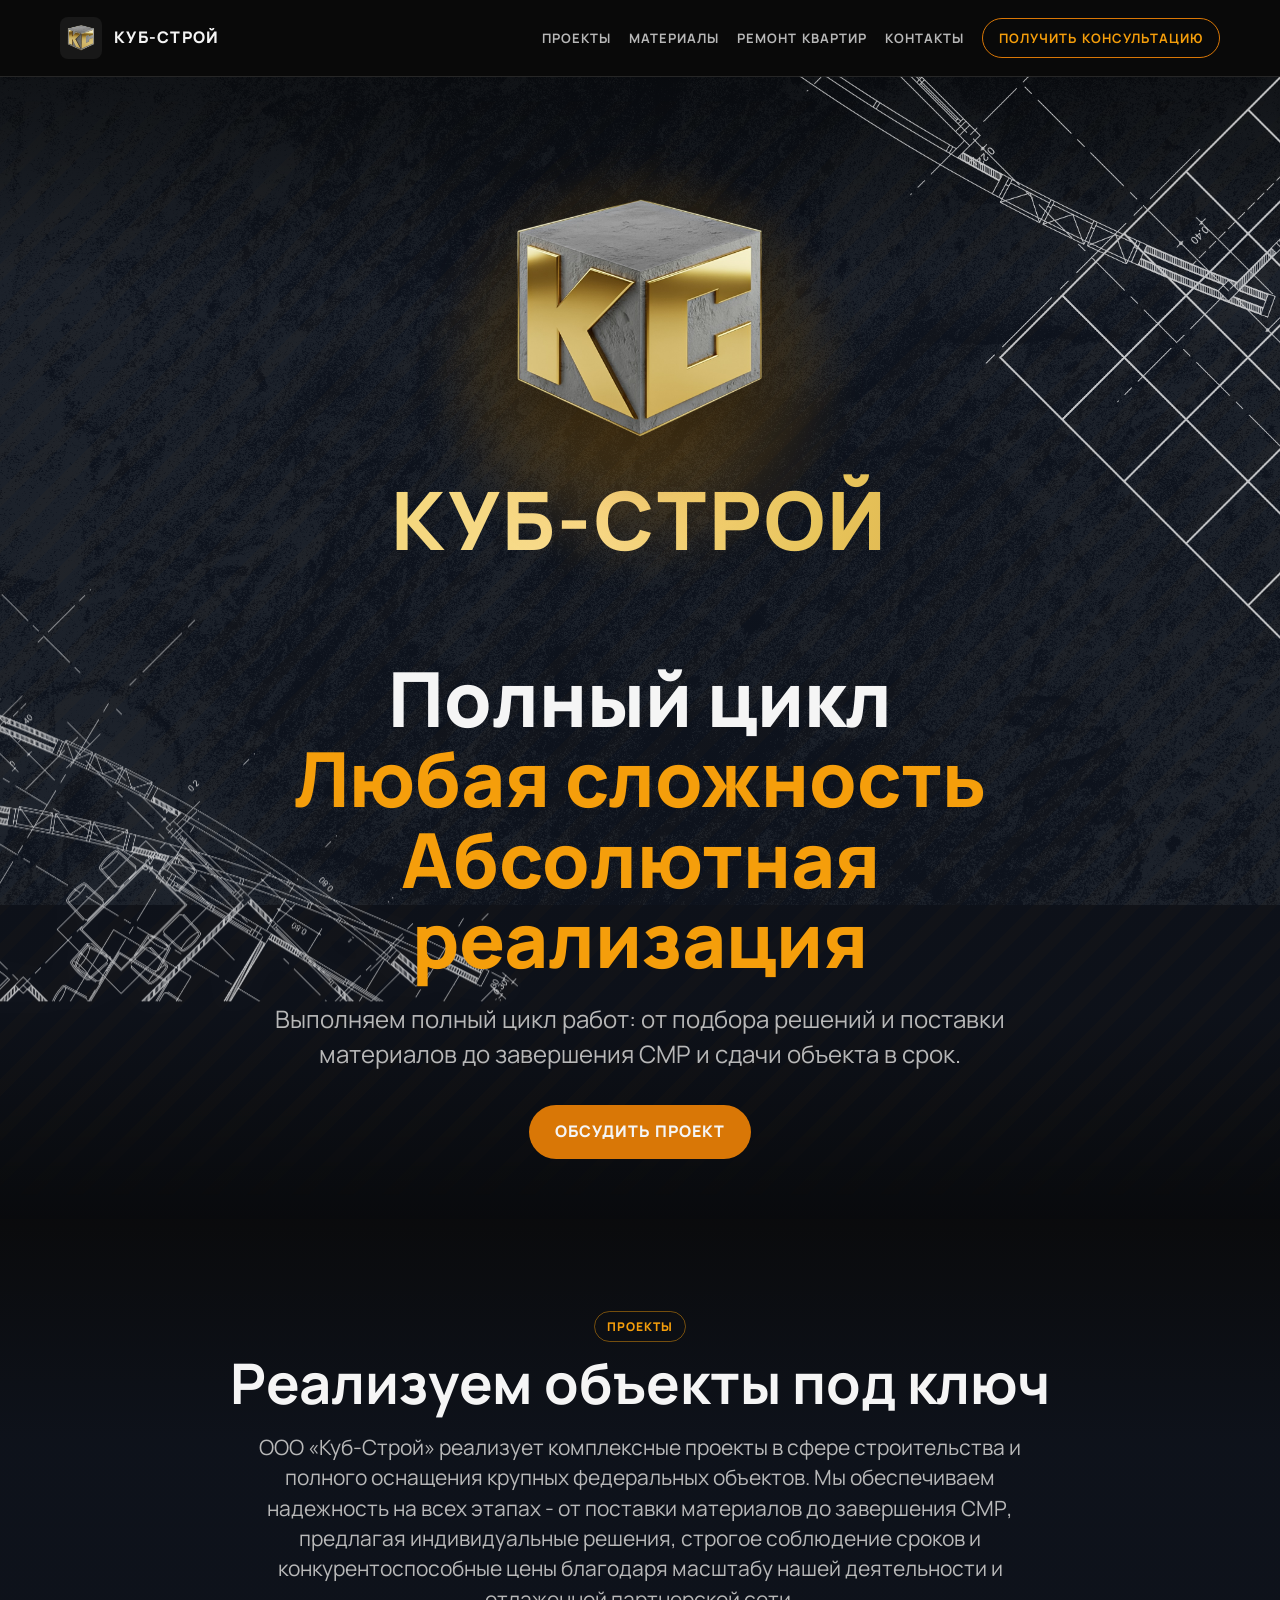
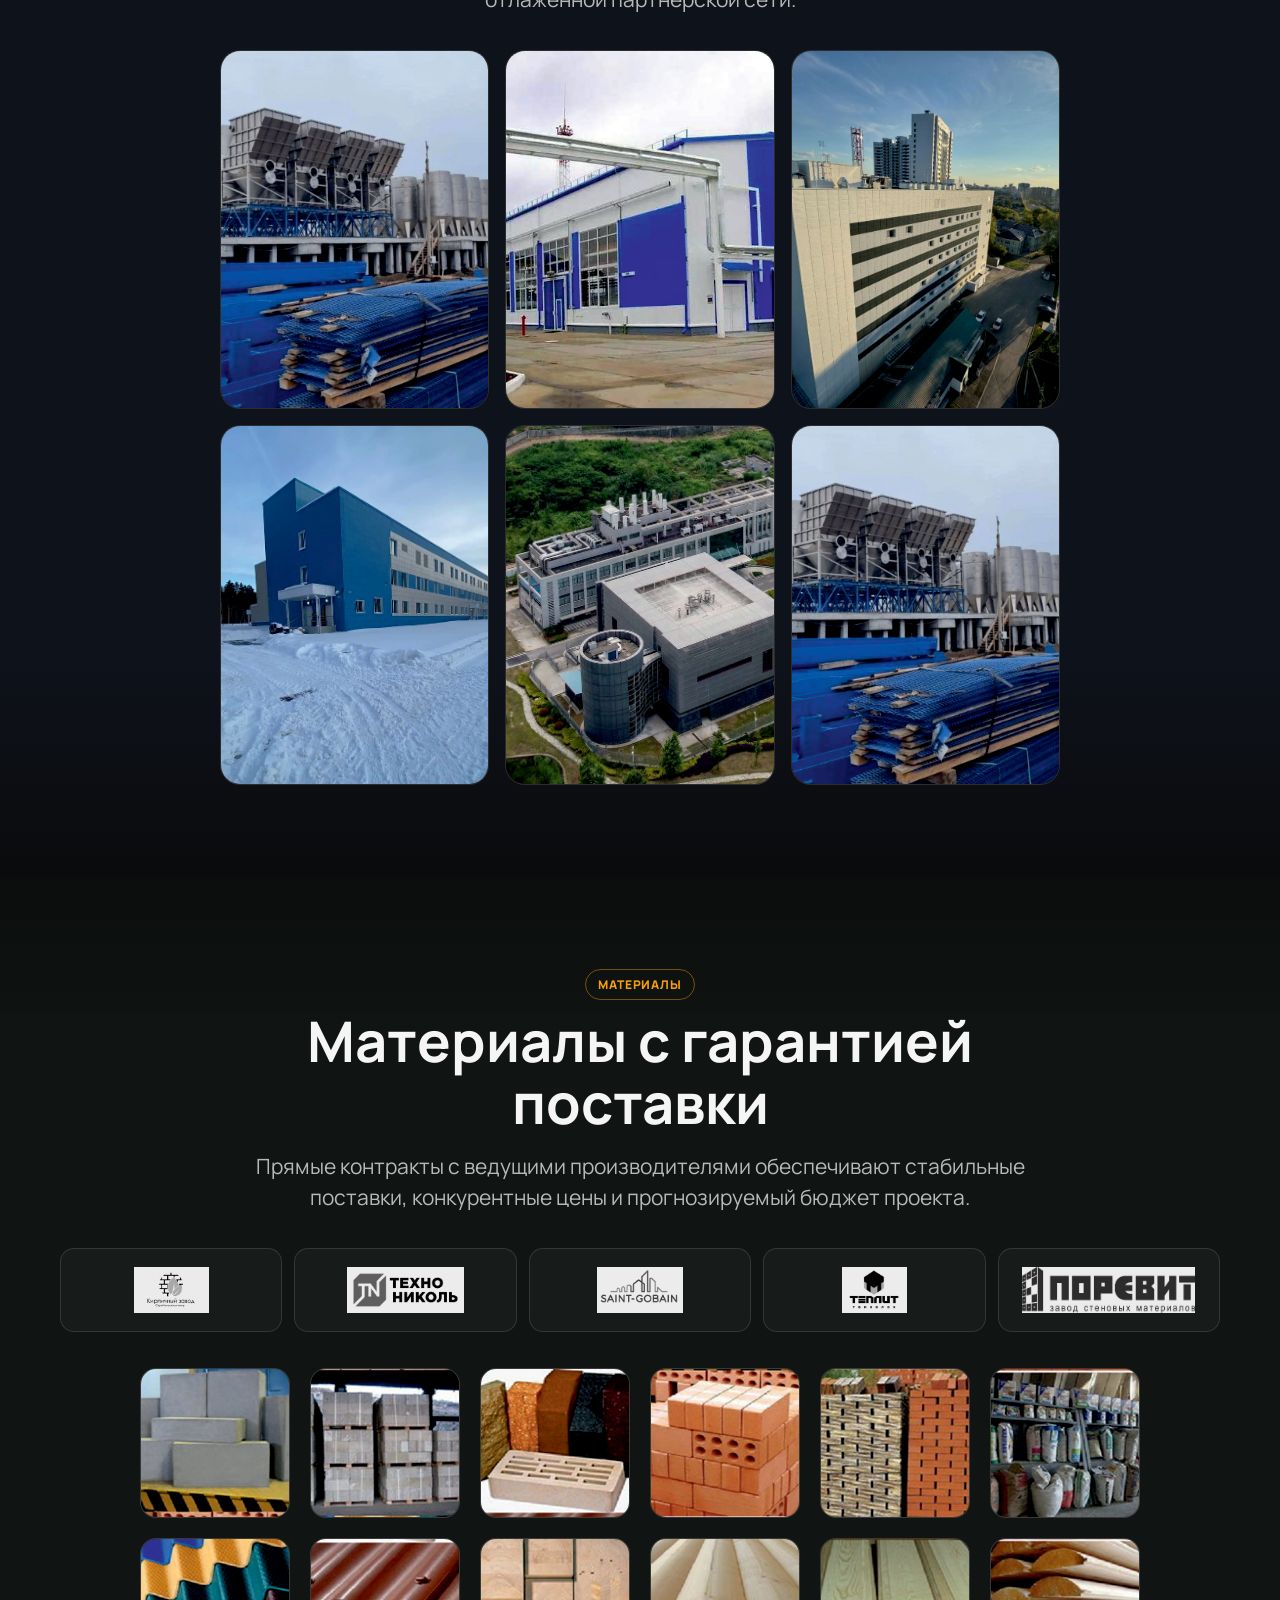
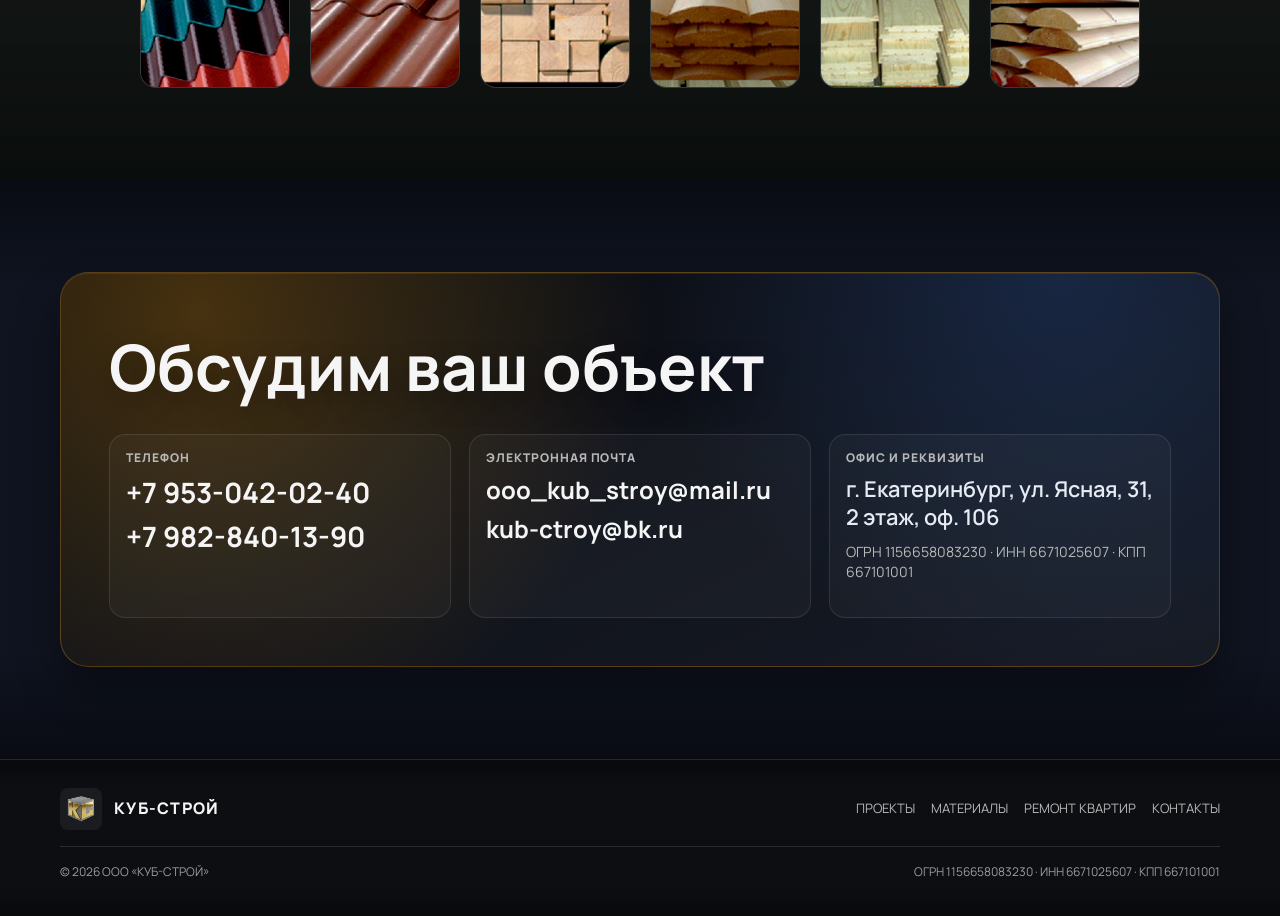
<file: index.html>
<!DOCTYPE html>
<html lang="ru">
  <head>
    <!-- release: 20260218-23 -->
    <meta charset="UTF-8" />
    <meta name="viewport" content="width=device-width, initial-scale=1.0" />
    <title>КУБ-СТРОЙ — Строительство и снабжение объектов</title>
    <meta name="app-version" content="20260218-23" />
    <meta
      name="description"
      content="ООО КУБ-СТРОЙ: строительство и комплексное снабжение федеральных и промышленных объектов. Берем ответственность за сроки, бюджет и качество."
    />
    <meta http-equiv="Cache-Control" content="no-cache, no-store, must-revalidate" />
    <meta http-equiv="Pragma" content="no-cache" />
    <meta http-equiv="Expires" content="0" />
    <link rel="preconnect" href="https://fonts.googleapis.com" />
    <link rel="preconnect" href="https://fonts.gstatic.com" crossorigin />
    <link
      href="https://fonts.googleapis.com/css2?family=Manrope:wght@400;500;600;700;800&display=swap"
      rel="stylesheet"
    />
    <!-- Иконка вкладки: тот же логотип, что в шапке и на главном экране. -->
    <link rel="icon" href="./images/logo Куб Строй.png" type="image/png" />
    <link rel="stylesheet" href="./index.css?v=20260218-23" />
  </head>
  <body>
    <div class="ambient-lines ambient-lines--top-right" aria-hidden="true"></div>
    <div class="ambient-lines ambient-lines--bottom-left" aria-hidden="true"></div>

    <header class="site-header" id="home">
      <div class="container nav-wrap">
        <a class="brand" href="#home" aria-label="На главную">
          <img
            class="brand-logo"
            id="logoHeader"
            src="./images/logo Куб Строй.png"
            alt="Логотип КУБ-СТРОЙ"
          />
          <span>КУБ-СТРОЙ</span>
        </a>
        <nav class="main-nav" aria-label="Навигация по странице">
          <a href="#projects">Проекты</a>
          <a href="#materials">Материалы</a>
          <a href="./remont.html">Ремонт квартир</a>
          <a href="#contacts">Контакты</a>
          <a class="cta-link" href="#contacts">Получить консультацию</a>
        </nav>
      </div>
    </header>

    <main>
      <section class="hero section-dark">
        <div class="container hero-top reveal">
          <div class="hero-logo-wrap">
            <img
              class="hero-logo"
              id="logoHero"
              src="./images/logo Куб Строй.png"
              alt="Логотип КУБ-СТРОЙ"
            />
            <p class="hero-logo-title">КУБ-СТРОЙ</p>
          </div>
        </div>
        <div class="container hero-bottom reveal">
          <h1>Полный цикл
            <br>
            <span> Любая сложность</span>
            <br>
            <span> Абсолютная реализация</span>
          </h1>
          <p class="hero-description">
            Выполняем полный цикл работ: от подбора решений и поставки материалов до завершения
            СМР и сдачи объекта в срок.
          </p>
          <a class="hero-cta" href="#contacts">Обсудить проект</a>
        </div>
      </section>

      <section class="section section-dark" id="projects">
        <div class="container">
          <div class="section-head reveal">
            <p class="badge">Проекты</p>
            <h2>Реализуем объекты под ключ</h2>
            <p class="muted projects-text">
              ООО «Куб-Строй» реализует
комплексные проекты в сфере строительства и
полного оснащения крупных федеральных объектов.
Мы обеспечиваем надежность на всех этапах -
от поставки материалов до завершения СМР,
предлагая индивидуальные решения, строгое
соблюдение сроков и конкурентоспособные
цены благодаря масштабу нашей
деятельности и отлаженной
партнерской сети.
            </p>
          </div>
          <div class="projects-grid" id="projectsGrid">
            <article class="card reveal">
              <img src="./images/fabric_wood.png" alt="Проект 1" loading="lazy" />
            </article>
            <article class="card reveal">
              <img src="./images/fabric_blue.png" alt="Проект 2" loading="lazy" />
            </article>
            <article class="card reveal">
              <img src="./images/fabric_in_city.png" alt="Проект 3" loading="lazy" />
            </article>
            <article class="card reveal">
              <img src="./images/fabric_slow_blue.png" alt="Проект 4" loading="lazy" />
            </article>
            <article class="card reveal">
              <img src="./images/fabric_top_view.png" alt="Проект 5" loading="lazy" />
            </article>
            <article class="card reveal">
              <img src="./images/fabric_wood.png" alt="Проект 6" loading="lazy" />
            </article>
          </div>
        </div>
      </section>

      <section class="section section-laminate" id="materials">
        <div class="container">
          <div class="section-head reveal">
            <p class="badge">Материалы</p>
            <h2>Материалы с гарантией поставки</h2>
            <p class="muted">
              Прямые контракты с ведущими производителями обеспечивают стабильные поставки,
              конкурентные цены и прогнозируемый бюджет проекта.
            </p>
          </div>
          <div class="partners-row" id="partnersRow">
            <article class="partner-logo reveal" aria-label="Казанский завод строительных материалов">
              <img
                src="./images/Казанский завод строительных материалов.png"
                alt="Казанский завод строительных материалов"
                loading="lazy"
              />
            </article>
            <article class="partner-logo reveal" aria-label="Технониколь">
              <img src="./images/Технониколь.png" alt="Технониколь" loading="lazy" />
            </article>
            <article class="partner-logo reveal" aria-label="Saint-Gobain">
              <img src="./images/Saint-Gobain.png" alt="Saint-Gobain" loading="lazy" />
            </article>
            <article class="partner-logo reveal" aria-label="Твинблок">
              <img src="./images/Твинблок.png" alt="Твинблок" loading="lazy" />
            </article>
            <article class="partner-logo reveal" aria-label="Поревит">
              <img src="./images/Поревит.png" alt="Поревит" loading="lazy" />
            </article>
          </div>
          <div class="materials-grid" id="materialsGrid">
            <article class="card reveal">
              <img src="./images/material_beton_blocks.png" alt="Материал 1" loading="lazy" />
              <p>Бетонные блоки</p>
            </article>
            <article class="card reveal">
              <img src="./images/material_beton_paddons.png" alt="Материал 2" loading="lazy" />
              <p>Бетонные поддоны</p>
            </article>
            <article class="card reveal">
              <img src="./images/material_briks_multicolor.png" alt="Материал 3" loading="lazy" />
              <p>Кирпич микс</p>
            </article>
            <article class="card reveal">
              <img src="./images/material_briks_red.png" alt="Материал 4" loading="lazy" />
              <p>Кирпич красный</p>
            </article>
            <article class="card reveal">
              <img src="./images/material_briks_stocks.png" alt="Материал 5" loading="lazy" />
              <p>Кирпич на складе</p>
            </article>
            <article class="card reveal">
              <img src="./images/material_items_from_shop.png" alt="Материал 6" loading="lazy" />
              <p>Поставка из магазина</p>
            </article>
            <article class="card reveal">
              <img
                src="./images/material_metal_coloerd_roof.png"
                alt="Материал 7"
                loading="lazy"
              />
              <p>Цветная металлочерепица</p>
            </article>
            <article class="card reveal">
              <img src="./images/material_metal_roof.png" alt="Материал 8" loading="lazy" />
              <p>Металлическая кровля</p>
            </article>
            <article class="card reveal">
              <img src="./images/material_wood_bloacks.png" alt="Материал 9" loading="lazy" />
              <p>Деревянные блоки</p>
            </article>
            <article class="card reveal">
              <img src="./images/material_wood_desks.png" alt="Материал 10" loading="lazy" />
              <p>Деревянные доски</p>
            </article>
            <article class="card reveal">
              <img src="./images/material_wood_floor.png" alt="Материал 11" loading="lazy" />
              <p>Деревянный пол</p>
            </article>
            <article class="card reveal">
              <img src="./images/material_wood_stocks.png" alt="Материал 12" loading="lazy" />
              <p>Склад древесины</p>
            </article>
          </div>
        </div>
      </section>

      <section class="section section-blueprint" id="contacts">
        <div class="container">
          <div class="contacts-card reveal">
            <h2>Обсудим ваш объект</h2>
            <div class="contacts-grid">
              <div class="contact-item contact-item--phones">
                <p class="label">Телефон</p>
                <div class="contact-lines">
                  <a href="tel:+79530420240">+7 953-042-02-40</a>
                  <a href="tel:+79828401390">+7 982-840-13-90</a>
                </div>
              </div>
              <div class="contact-item contact-item--mail">
                <p class="label">Электронная почта</p>
                <div class="contact-lines">
                  <a href="mailto:ooo_kub_stroy@mail.ru">ooo_kub_stroy@mail.ru</a>
                  <a href="mailto:kub-ctroy@bk.ru">kub-ctroy@bk.ru</a>
                </div>
              </div>
              <div class="contact-item contact-item--office">
                <p class="label">Офис и реквизиты</p>
                <div class="contact-lines">
                  <p>г. Екатеринбург, ул. Ясная, 31, 2 этаж, оф. 106</p>
                  <p class="office-meta">ОГРН 1156658083230 · ИНН 6671025607 · КПП 667101001</p>
                </div>
              </div>
            </div>
          </div>
        </div>
      </section>
    </main>

    <footer class="site-footer">
      <div class="container footer-wrap">
        <a class="brand" href="#home" aria-label="На главную">
          <img
            class="brand-logo"
            id="logoFooter"
            src="./images/logo Куб Строй.png"
            alt="Логотип КУБ-СТРОЙ"
          />
          <span>КУБ-СТРОЙ</span>
        </a>
        <nav class="footer-nav" aria-label="Навигация в подвале">
          <a href="#projects">Проекты</a>
          <a href="#materials">Материалы</a>
          <a href="./remont.html">Ремонт квартир</a>
          <a href="#contacts">Контакты</a>
        </nav>
      </div>
      <div class="container footer-bottom">
        <span>© 2026 ООО «КУБ-СТРОЙ»</span>
        <span>ОГРН 1156658083230 · ИНН 6671025607 · КПП 667101001</span>
      </div>
    </footer>
  </body>
</html>
</file>
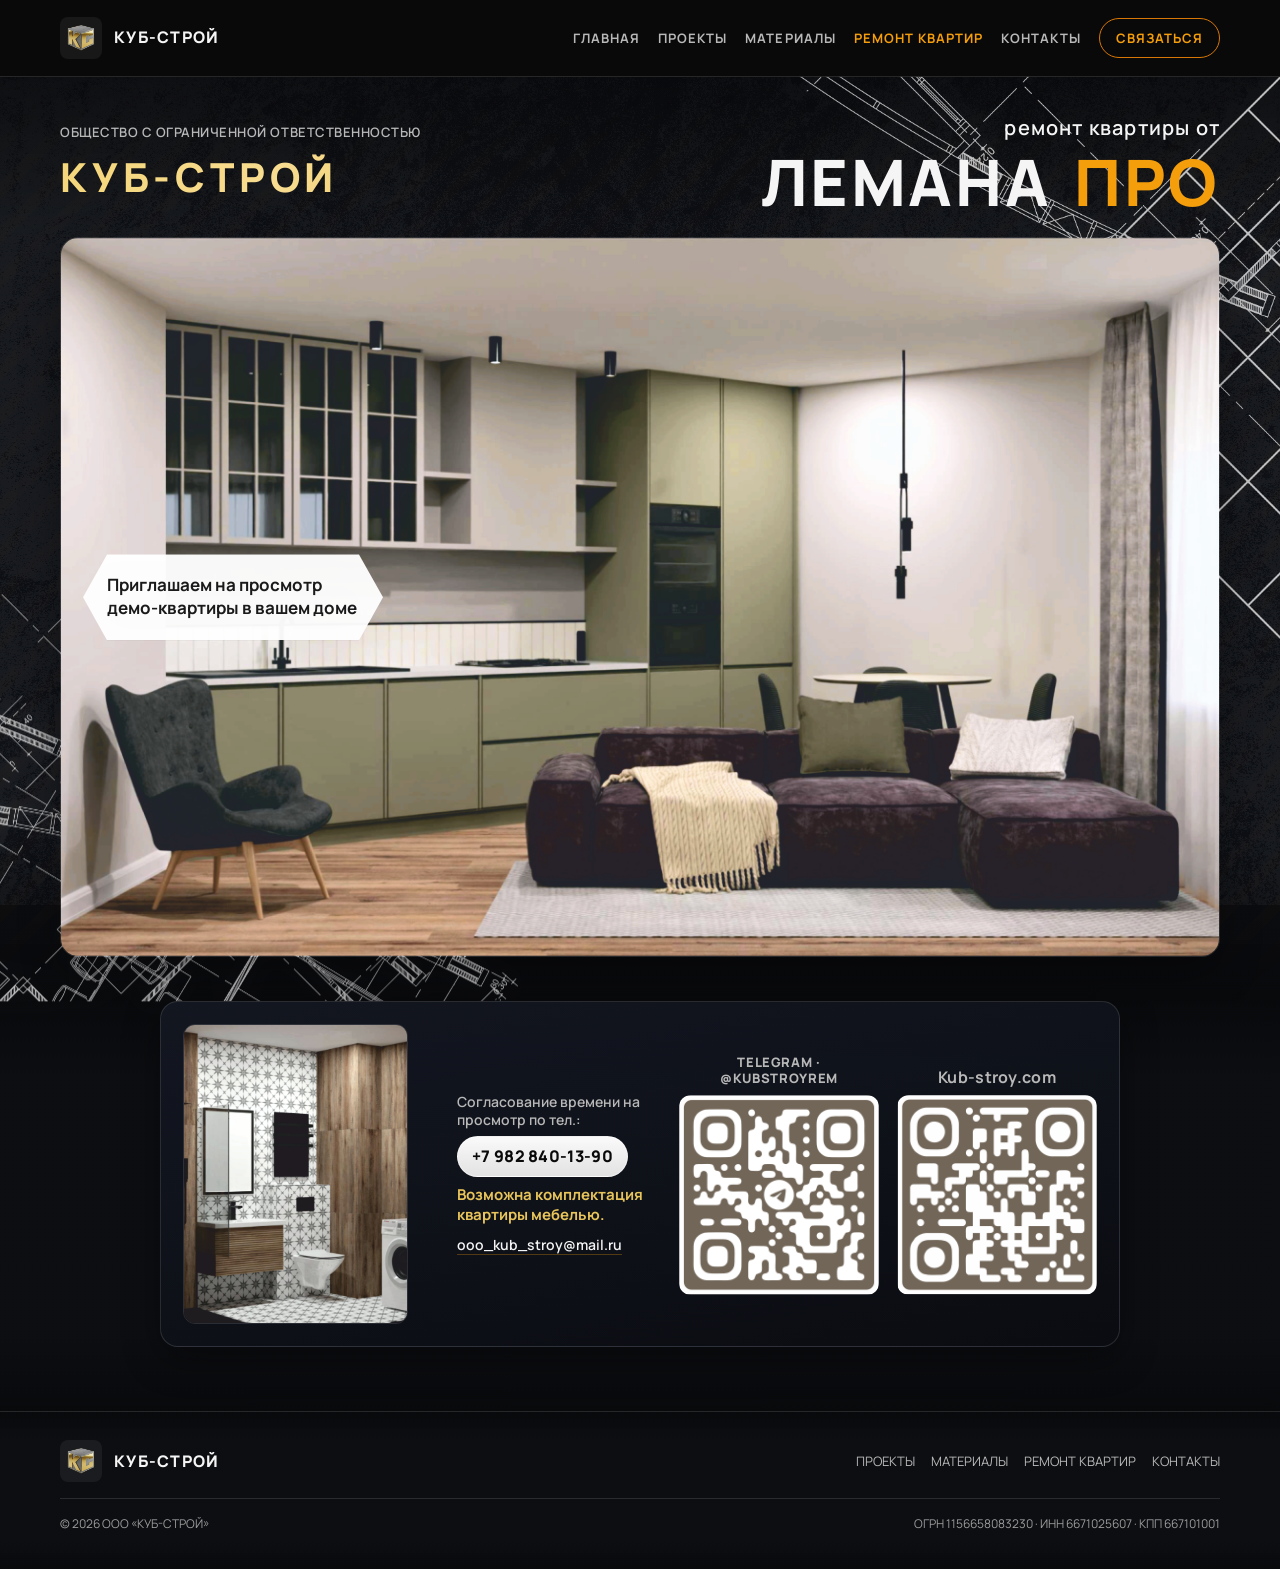
<file: remont.html>
<!DOCTYPE html>
<html lang="ru">
  <head>
    <!-- release: 20260218-23 + remont -->
    <meta charset="UTF-8" />
    <meta name="viewport" content="width=device-width, initial-scale=1.0" />
    <title>КУБ-СТРОЙ — Ремонт квартир, Лемана Про</title>
    <meta name="app-version" content="20260218-23" />
    <meta
      name="description"
      content="Ремонт квартиры от Лемана Про: демо-квартира в вашем доме, ремонт под ключ, дизайн-проект в подарок. ООО КУБ-СТРОЙ."
    />
    <meta http-equiv="Cache-Control" content="no-cache, no-store, must-revalidate" />
    <meta http-equiv="Pragma" content="no-cache" />
    <meta http-equiv="Expires" content="0" />
    <link rel="preconnect" href="https://fonts.googleapis.com" />
    <link rel="preconnect" href="https://fonts.gstatic.com" crossorigin />
    <link
      href="https://fonts.googleapis.com/css2?family=Manrope:wght@400;500;600;700;800&display=swap"
      rel="stylesheet"
    />
    <link rel="icon" href="./images/logo Куб Строй.png" type="image/png" />
    <link rel="stylesheet" href="./index.css?v=20260218-23" />
    <link rel="stylesheet" href="./remont.css?v=20260407-7" />
  </head>
  <body class="page-remont">
    <div class="ambient-lines ambient-lines--top-right" aria-hidden="true"></div>
    <div class="ambient-lines ambient-lines--bottom-left" aria-hidden="true"></div>

    <header class="site-header" id="top">
      <div class="container nav-wrap">
        <a class="brand" href="./index.html#home" aria-label="На главную">
          <img
            class="brand-logo"
            src="./images/logo Куб Строй.png"
            alt="Логотип КУБ-СТРОЙ"
          />
          <span>КУБ-СТРОЙ</span>
        </a>
        <nav class="main-nav remont-main-nav--desktop" id="remont-site-nav" aria-label="Навигация по сайту">
          <a href="./index.html#home">Главная</a>
          <a href="./index.html#projects">Проекты</a>
          <a href="./index.html#materials">Материалы</a>
          <a href="./remont.html" aria-current="page">Ремонт квартир</a>
          <a href="./index.html#contacts">Контакты</a>
          <a class="cta-link" href="#contacts-remont">Связаться</a>
        </nav>
        <button
          type="button"
          class="remont-menu-trigger"
          aria-expanded="false"
          aria-haspopup="dialog"
          aria-controls="remont-menu-dialog"
          aria-label="Открыть меню навигации"
        >
          <span class="remont-menu-trigger__bars" aria-hidden="true">
            <span></span>
            <span></span>
            <span></span>
          </span>
        </button>
      </div>
    </header>

    <!-- Модальное меню (только мобильная ширина): нативный dialog, фокус и Escape обрабатывает браузер. -->
    <dialog class="remont-nav-dialog" id="remont-menu-dialog" aria-labelledby="remont-nav-dialog-title">
      <div class="remont-nav-dialog__panel">
        <header class="remont-nav-dialog__head">
          <div class="remont-nav-dialog__head-text">
            <p class="remont-nav-dialog__eyebrow">ООО «КУБ-СТРОЙ»</p>
            <h2 id="remont-nav-dialog-title" class="remont-nav-dialog__title">Меню</h2>
          </div>
          <button type="button" class="remont-nav-dialog__close" aria-label="Закрыть меню">
            <span aria-hidden="true">×</span>
          </button>
        </header>
        <nav class="remont-nav-dialog__nav" aria-label="Разделы сайта">
          <ul class="remont-nav-dialog__list">
            <li><a href="./index.html#home">Главная</a></li>
            <li><a href="./index.html#projects">Проекты</a></li>
            <li><a href="./index.html#materials">Материалы</a></li>
            <li><a href="./remont.html" aria-current="page">Ремонт квартир</a></li>
            <li><a href="./index.html#contacts">Контакты</a></li>
            <li><a class="remont-nav-dialog__cta" href="#contacts-remont">Связаться</a></li>
          </ul>
        </nav>
      </div>
    </dialog>

    <main>
      <!-- Ввод: бренд, оффер и кухня в одной секции — меньше вертикального «растягивания». -->
      <section class="section section-dark remont-section remont-section--intro">
        <div class="container remont-intro">
          <div class="remont-hero reveal">
            <div class="remont-hero__brand">
              <p class="remont-hero__ooo">Общество с ограниченной ответственностью</p>
              <p class="remont-hero__name">КУБ-СТРОЙ</p>
            </div>
            <div class="remont-hero__offer">
              <h1 class="remont-hero__title">
                <span class="remont-hero__title-prefix">Ремонт квартиры от</span>
                <span class="remont-hero__title-line">
                  <span class="remont-hero__lemana">ЛЕМАНА</span>
                  <span class="remont-hero__pro">ПРО</span>
                </span>
              </h1>
            </div>
          </div>
          <div class="remont-showcase reveal">
            <div class="remont-showcase__frame">
              <img
                class="remont-showcase__img"
                src="./images/Remont/kitchen.png"
                alt="Современная кухня и гостиная после ремонта"
                width="1200"
                height="675"
              />
              <p class="remont-showcase__bubble">
                Приглашаем на просмотр демо-квартиры в вашем доме
              </p>
            </div>
          </div>
        </div>
      </section>

      <!-- Один блок: просмотр по телефону, УТП, фото ванной и QR (якорь для «Связаться»). -->
      <section class="section section-blueprint remont-section remont-section--panel" id="contacts-remont">
        <div class="container">
          <div class="remont-panel reveal">
            <!-- Три колонки без «пустой» середины: фото | текст | QR вплотную. -->
            <div class="remont-panel__grid">
              <div class="remont-panel__photo">
                <img
                  src="./images/Remont/bath_room.png"
                  alt="Современная ванная комната: панели под дерево, плитка с орнаментом, чёрная фурнитура"
                  width="600"
                  height="900"
                  loading="lazy"
                />
              </div>
              <div class="remont-panel__copy">
                <div class="remont-panel__phone-row">
                  <p class="remont-panel__label">Согласование времени на просмотр по тел.:</p>
                  <a class="remont-panel__pill" href="tel:+79828401390">+7 982 840-13-90</a>
                </div>
                <p class="remont-panel__furniture">Возможна комплектация квартиры мебелью.</p>
                <p class="remont-panel__mail">
                  <a href="mailto:ooo_kub_stroy@mail.ru">ooo_kub_stroy@mail.ru</a>
                </p>
              </div>
              <div class="remont-panel__qrs">
                <a
                  class="remont-panel__qr-item"
                  href="https://t.me/KUBSTROYREM"
                  target="_blank"
                  rel="noopener noreferrer"
                >
                  <span class="remont-panel__qr-caption">Telegram · @KUBSTROYREM</span>
                  <img
                    src="./images/Remont/QR_telegram.png"
                    alt="QR-код для перехода в Telegram @KUBSTROYREM"
                    width="200"
                    height="200"
                    loading="lazy"
                  />
                </a>
                <a
                  class="remont-panel__qr-item remont-panel__qr-item--site"
                  href="https://kub-stroy.com"
                  target="_blank"
                  rel="noopener noreferrer"
                >
                  <span class="remont-panel__qr-caption">Kub-stroy.com</span>
                  <img
                    src="./images/Remont/QR_TO_Kub-stroy-site.png"
                    alt="QR-код сайта Kub-stroy.com"
                    width="200"
                    height="200"
                    loading="lazy"
                  />
                </a>
              </div>
            </div>
          </div>
        </div>
      </section>
    </main>

    <footer class="site-footer">
      <div class="container footer-wrap">
        <a class="brand" href="./index.html#home" aria-label="На главную">
          <img
            class="brand-logo"
            src="./images/logo Куб Строй.png"
            alt="Логотип КУБ-СТРОЙ"
          />
          <span>КУБ-СТРОЙ</span>
        </a>
        <nav class="footer-nav" aria-label="Навигация в подвале">
          <a href="./index.html#projects">Проекты</a>
          <a href="./index.html#materials">Материалы</a>
          <a href="./remont.html">Ремонт квартир</a>
          <a href="./index.html#contacts">Контакты</a>
        </nav>
      </div>
      <div class="container footer-bottom">
        <span>© 2026 ООО «КУБ-СТРОЙ»</span>
        <span>ОГРН 1156658083230 · ИНН 6671025607 · КПП 667101001</span>
      </div>
    </footer>
    <script src="./remont-nav.js?v=20260407-6" defer></script>
  </body>
</html>
</file>
<file: index.css>
:root {
  --bg: #0a0a0a;
  --bg-soft: #121212;
  --panel: #1b1b1b;
  --text: #f5f5f5;
  --muted: #b8b8b8;
  --accent: #f59e0b;
  --accent-strong: #d97706;
  --border: rgba(255, 255, 255, 0.12);
  --header-height: 76px;
}

* {
  box-sizing: border-box;
}

html {
  scroll-behavior: smooth;
  scroll-padding-top: 92px;
}

body {
  margin: 0;
  color: var(--text);
  background: var(--bg);
  font-family: Manrope, system-ui, sans-serif;
  line-height: 1.45;
  position: relative;
}

/* Декоративные чертежные линии по углам экрана (прозрачные PNG). */
.ambient-lines {
  --line-image: none;
  position: fixed;
  pointer-events: none;
  z-index: 1;
  width: min(44vw, 620px);
  aspect-ratio: 1 / 1;
  mix-blend-mode: screen;
  filter: drop-shadow(0 0 12px rgba(255, 255, 255, 0.08));
  transform: translate(var(--line-x, 0), var(--line-y, 0));
}

.ambient-lines::before,
.ambient-lines::after {
  content: "";
  position: absolute;
  inset: 0;
  background-image: var(--line-image);
  background-repeat: no-repeat;
  background-size: contain;
}

.ambient-lines::before {
  opacity: 0.34;
}

.ambient-lines::after {
  opacity: 0.62;
  filter: brightness(1.38) contrast(1.16);
  transform-origin: center;
  animation: lineSoftScale 3.8s ease-in-out infinite;
}

.ambient-lines--top-right {
  --line-image: url("./images/lines-top-right.png?v=20260218-22");
  top: var(--header-height);
  right: -1px;
  --line-x: 0%;
  --line-y: 0%;
}

.ambient-lines--top-right::before,
.ambient-lines--top-right::after {
  background-position: top right;
}

.ambient-lines--bottom-left {
  --line-image: url("./images/lines-bottom-left.png?v=20260218-22");
  bottom: 0;
  left: 0;
  --line-x: -8%;
  --line-y: 18%;
}

.ambient-lines--bottom-left::before,
.ambient-lines--bottom-left::after {
  background-position: bottom left;
}

.ambient-lines--top-right::after {
  animation-delay: 0.4s;
}

.ambient-lines--bottom-left::after {
  animation-delay: 1.2s;
}

/* Единый фон для всех секций + плавный fade по краям, чтобы скрывать неровности текстуры. */
.hero,
.section,
.site-footer {
  --surface-tint: rgba(18, 22, 30, 0.6);
  --surface-tint-strong: rgba(10, 12, 16, 0.8);
  position: relative;
  background:
    linear-gradient(
      to bottom,
      var(--surface-tint-strong) 0%,
      var(--surface-tint) 18%,
      var(--surface-tint) 82%,
      var(--surface-tint-strong) 100%
    ),
    /* Используем обычный фон, чтобы пользователи не загружали Background-high-res.png. */
    url("./images/Background.png?v=20260218-22") center / cover no-repeat fixed;
}

.hero > *,
.section > *,
.site-footer > * {
  position: relative;
  z-index: 2;
}

img {
  display: block;
  max-width: 100%;
}

a {
  color: inherit;
  text-decoration: none;
}

.container {
  width: min(1160px, calc(100% - 32px));
  margin: 0 auto;
}

.site-header {
  position: sticky;
  top: 0;
  z-index: 30;
  backdrop-filter: blur(10px);
  border-bottom: 1px solid var(--border);
  background: rgba(10, 10, 10, 0.78);
}

.nav-wrap {
  min-height: 76px;
  display: flex;
  align-items: center;
  justify-content: space-between;
  gap: 24px;
}

.brand {
  display: inline-flex;
  align-items: center;
  gap: 12px;
  font-weight: 800;
  letter-spacing: 0.08em;
}

.brand-logo {
  width: 42px;
  height: 42px;
  object-fit: contain;
  border-radius: 8px;
  background: rgba(255, 255, 255, 0.06);
  padding: 4px;
}

.main-nav {
  display: flex;
  align-items: center;
  flex-wrap: wrap;
  gap: 18px;
  font-size: 13px;
  font-weight: 700;
  letter-spacing: 0.08em;
  text-transform: uppercase;
}

.main-nav > a {
  color: var(--muted);
  transition: color 0.2s ease;
}

.main-nav > a:hover {
  color: var(--text);
}

.main-nav > a.cta-link {
  color: var(--accent);
  border: 1px solid var(--accent-strong);
  border-radius: 999px;
  padding: 10px 16px;
}

.main-nav > a.cta-link:hover {
  color: #fff;
  background: var(--accent-strong);
}

.section {
  padding: 92px 0;
}

.section-dark {
  --surface-tint: rgba(17, 24, 39, 0.58);
  --surface-tint-strong: rgba(10, 11, 13, 0.8);
}

.section-concrete {
  --surface-tint: rgba(33, 27, 19, 0.64);
  --surface-tint-strong: rgba(16, 12, 9, 0.82);
}

.section-laminate {
  --surface-tint: rgba(20, 26, 23, 0.62);
  --surface-tint-strong: rgba(10, 14, 12, 0.8);
}

.section-blueprint {
  --surface-tint: rgba(18, 25, 44, 0.64);
  --surface-tint-strong: rgba(9, 12, 21, 0.82);
}

.hero {
  --surface-tint: rgba(16, 23, 38, 0.54);
  --surface-tint-strong: rgba(8, 10, 14, 0.74);
  min-height: calc(100vh - 76px);
  display: flex;
  flex-direction: column;
  justify-content: center;
  align-items: center;
  position: relative;
  overflow: hidden;
  gap: 20px;
  padding: 60px 0;
}

/* Диагональные полосы как отсылка к стройплощадке. */
.hero::after {
  content: "";
  position: absolute;
  inset: 0;
  pointer-events: none;
  background: repeating-linear-gradient(
    -45deg,
    rgba(245, 158, 11, 0.1) 0 12px,
    rgba(245, 158, 11, 0) 12px 32px
  );
  opacity: 0.18;
  /* Fade по краям блока, чтобы анимация мягко сходила на нет. */
  -webkit-mask-image: linear-gradient(
    to bottom,
    rgba(0, 0, 0, 0) 0%,
    rgba(0, 0, 0, 1) 10%,
    rgba(0, 0, 0, 1) 90%,
    rgba(0, 0, 0, 0) 100%
  );
  mask-image: linear-gradient(
    to bottom,
    rgba(0, 0, 0, 0) 0%,
    rgba(0, 0, 0, 1) 10%,
    rgba(0, 0, 0, 1) 90%,
    rgba(0, 0, 0, 0) 100%
  );
  /* Alternate-режим убирает видимый "шов" в точке перезапуска анимации. */
  animation:
    stripeDrift 14s ease-in-out infinite alternate,
    stripeFade 4.8s ease-in-out infinite;
  will-change: background-position;
}

.hero-top {
  text-align: center;
  margin-bottom: 40px;
  padding-top: 24px;
}

.hero-bottom {
  text-align: center;
  max-width: 800px;
}

.hero-logo-wrap {
  position: relative;
  width: 100%;
  margin: 0 auto 24px;
  display: flex;
  flex-direction: column;
  align-items: center;
  overflow: visible;
}

/* Мягкое круглое свечение за логотипом, чтобы фокусировать первый экран. */
.hero-logo-wrap::before {
  content: "";
  position: absolute;
  left: 50%;
  top: 50%;
  width: min(420px, 82vw);
  aspect-ratio: 1 / 1;
  transform: translate(-50%, -50%);
  border-radius: 50%;
  background: radial-gradient(
    circle,
    rgba(245, 158, 11, 0.44) 0%,
    rgba(245, 158, 11, 0.22) 34%,
    rgba(245, 158, 11, 0) 72%
  );
  filter: blur(12px);
  animation: logoGlowPulse 4.8s ease-in-out infinite;
  z-index: 0;
}

.hero-logo {
  width: min(300px, 68vw);
  margin: 0;
  filter: drop-shadow(0 24px 32px rgba(0, 0, 0, 0.45));
  animation: craneFloat 6.5s ease-in-out infinite;
  position: relative;
  z-index: 1;
}

.hero-logo-title {
  margin: -30px 0 0 0;
  display: block;
  text-align: center;
  text-transform: uppercase;
  font-size: clamp(44px, 6.3vw, 92px);
  font-weight: 900;
  letter-spacing: 0.035em;
  line-height: 1.35;
  padding: 0.18em 0 0;
  max-width: 100%;
  color: #f9dd92;
  background: linear-gradient(
    110deg,
    #f4d67a 0%,
    #f8dc90 15%,
    #e8c45a 30%,
    #d4a848 45%,
    #c09030 60%,
    #d4a848 75%,
    #e8c45a 90%,
    #f4d67a 100%
  );
  background-size: 300% auto;
  -webkit-background-clip: text;
  background-clip: text;
  -webkit-text-fill-color: transparent;
  animation: goldMetalShine 5.2s linear infinite;
}

.hero h1 {
  margin: 0;
  font-size: clamp(34px, 8vw, 76px);
  font-weight: 800;
  line-height: 1.06;
}

.hero h1 > span {
  color: var(--accent);
}

.hero-description {
  margin: 22px auto 0;
  max-width: 760px;
  color: var(--muted);
  font-size: clamp(17px, 2.1vw, 24px);
}

.hero-cta {
  display: inline-block;
  margin-top: 34px;
  padding: 15px 26px;
  border-radius: 999px;
  font-weight: 800;
  letter-spacing: 0.06em;
  text-transform: uppercase;
  background: var(--accent-strong);
  transition: transform 0.2s ease, background 0.2s ease;
}

.hero-cta:hover {
  transform: translateY(-2px);
  background: var(--accent);
}

.section-head {
  max-width: 860px;
  margin: 0 auto 36px;
  text-align: center;
}

.badge {
  display: inline-block;
  margin: 0 0 10px;
  padding: 6px 12px;
  border-radius: 999px;
  border: 1px solid rgba(245, 158, 11, 0.45);
  color: var(--accent);
  font-size: 12px;
  font-weight: 800;
  letter-spacing: 0.08em;
  text-transform: uppercase;
}

.section-head h2 {
  margin: 0;
  font-size: clamp(28px, 5.2vw, 56px);
  line-height: 1.1;
}

.muted {
  margin: 18px 0 0;
  color: var(--muted);
  font-size: clamp(16px, 2.1vw, 21px);
}

.projects-grid {
  display: grid;
  grid-template-columns: repeat(3, minmax(0, 1fr));
  gap: 16px;
  /* Ограничиваем ширину сетки, чтобы карточки не были слишком крупными на широких экранах. */
  max-width: 840px;
  margin: 0 auto;
}

.projects-grid .card {
  overflow: hidden;
  border-radius: 20px;
  border: 1px solid var(--border);
  background: #0f0f0f;
  transition: transform 0.3s ease, border-color 0.3s ease, box-shadow 0.3s ease;
}

.projects-grid .card:hover {
  transform: translateY(-4px);
  border-color: rgba(245, 158, 11, 0.55);
  box-shadow: 0 14px 26px rgba(0, 0, 0, 0.35);
}

.projects-grid .card {
  aspect-ratio: 3 / 4;
}

.card img {
  width: 100%;
  height: 100%;
  object-fit: cover;
}

.partners-row {
  margin: 36px 0;
  display: grid;
  grid-template-columns: repeat(auto-fit, minmax(160px, 1fr));
  gap: 12px;
}

.partner-logo {
  min-height: 84px;
  display: flex;
  align-items: center;
  justify-content: center;
  border: 1px solid var(--border);
  border-radius: 14px;
  background: rgba(255, 255, 255, 0.03);
  padding: 14px;
}

.partner-logo img {
  max-height: 46px;
  width: auto;
  object-fit: contain;
  filter: grayscale(1);
  opacity: 0.92;
}

/* Материалы показываем в современной сетке с подписями */
.materials-grid {
  display: grid;
  grid-template-columns: repeat(auto-fit, minmax(140px, 1fr));
  gap: 20px;
  max-width: 1000px;
  margin: 0 auto;
}

.materials-grid .card {
  position: relative;
  overflow: hidden;
  border-radius: 16px;
  border: 1px solid var(--border);
  background: rgba(255, 255, 255, 0.05);
  transition: all 0.3s ease;
  cursor: pointer;
  aspect-ratio: 1 / 1;
}

.materials-grid .card:hover {
  transform: translateY(-8px);
  border-color: rgba(245, 158, 11, 0.4);
  box-shadow:
    0 12px 32px rgba(0, 0, 0, 0.4),
    0 0 0 1px rgba(245, 158, 11, 0.2);
  background: rgba(245, 158, 11, 0.02);
}

.materials-grid .card img {
  width: 100%;
  height: 100%;
  object-fit: cover;
  transition: transform 0.3s ease;
}

.materials-grid .card:hover img {
  transform: scale(1.08);
}

.materials-grid .card > p {
  position: absolute;
  bottom: 0;
  left: 0;
  right: 0;
  background: linear-gradient(to top, rgba(0, 0, 0, 0.8), transparent);
  color: white;
  padding: 40px 12px 12px;
  margin: 0;
  font-size: clamp(11px, 2.5vw, 14px);
  font-weight: 600;
  text-align: center;
  line-height: 1.3;
  opacity: 0;
  transition: opacity 0.3s ease;
}

.materials-grid .card:hover > p {
  opacity: 1;
}

.contacts-card {
  position: relative;
  overflow: hidden;
  border: 1px solid rgba(245, 158, 11, 0.32);
  border-radius: 28px;
  background: linear-gradient(155deg, rgba(8, 10, 14, 0.9) 0%, rgba(26, 30, 40, 0.78) 100%);
  padding: clamp(24px, 5vw, 48px);
  box-shadow:
    0 22px 42px rgba(0, 0, 0, 0.35),
    inset 0 1px 0 rgba(255, 255, 255, 0.08);
}

/* Декоративные световые пятна добавляют глубину блоку контактов. */
.contacts-card::before {
  content: "";
  position: absolute;
  inset: -1px;
  pointer-events: none;
  background:
    radial-gradient(circle at 12% 10%, rgba(245, 158, 11, 0.26), transparent 42%),
    radial-gradient(circle at 86% 0%, rgba(59, 130, 246, 0.18), transparent 38%);
}

.contacts-card > * {
  position: relative;
  z-index: 1;
}

.contacts-card h2 {
  margin: 0 0 20px;
  font-size: clamp(30px, 5.5vw, 64px);
  text-shadow: 0 10px 26px rgba(0, 0, 0, 0.35);
}

.contacts-grid {
  display: grid;
  gap: 18px;
  grid-template-columns: repeat(3, minmax(0, 1fr));
  grid-auto-rows: 1fr;
  align-items: stretch;
}

.contact-item {
  border: 1px solid rgba(255, 255, 255, 0.1);
  border-radius: 16px;
  background: rgba(255, 255, 255, 0.03);
  padding: 14px 16px;
  min-height: 184px;
  height: 100%;
  display: grid;
  grid-template-rows: auto 1fr;
  gap: 10px;
}

/* Единая сетка контента внутри каждой карточки для симметрии. */
.contact-lines {
  display: grid;
  gap: 10px;
  align-content: start;
}

.label {
  margin: 0;
  font-size: 12px;
  color: var(--accent);
  font-weight: 800;
  text-transform: uppercase;
  letter-spacing: 0.08em;
}

.contacts-grid a {
  display: block;
  margin-bottom: 0;
  width: 100%;
  max-width: 100%;
  position: relative;
  font-size: clamp(18px, 2.2vw, 28px);
  font-weight: 700;
  line-height: 1.2;
  overflow-wrap: anywhere;
  word-break: break-word;
  transition: color 0.24s ease, transform 0.24s ease, text-shadow 0.24s ease;
}

.contacts-grid a::after {
  content: "";
  position: absolute;
  left: 0;
  right: 0;
  bottom: -3px;
  height: 2px;
  border-radius: 999px;
  background: linear-gradient(90deg, var(--accent), rgba(245, 158, 11, 0));
  transform: scaleX(0);
  transform-origin: left;
  transition: transform 0.24s ease;
}

.contacts-grid a:hover {
  color: var(--accent);
  transform: translateX(3px);
  text-shadow: 0 0 14px rgba(245, 158, 11, 0.35);
}

.contacts-grid a:hover::after {
  transform: scaleX(1);
}

/* Email длиннее телефона, поэтому отдельно уменьшаем и отключаем сдвиг. */
.contacts-grid a[href^="mailto:"] {
  font-size: clamp(15px, 1.9vw, 24px);
  letter-spacing: 0;
}

.contacts-grid a[href^="mailto:"]:hover {
  transform: none;
}

.contact-item p {
  margin: 0;
  color: var(--muted);
}

.contact-item--office .contact-lines p:first-child {
  font-size: clamp(18px, 1.7vw, 24px);
  line-height: 1.28;
  color: #e7ebf3;
  font-weight: 600;
}

.contact-item--office .office-meta {
  font-size: clamp(12px, 1.1vw, 15px);
  line-height: 1.42;
}

.site-footer {
  --surface-tint: rgba(14, 16, 21, 0.68);
  --surface-tint-strong: rgba(8, 9, 12, 0.84);
  border-top: 1px solid var(--border);
  padding: 28px 0 36px;
}

.footer-wrap {
  display: flex;
  justify-content: space-between;
  gap: 24px;
  align-items: center;
}

.footer-nav {
  display: flex;
  flex-wrap: wrap;
  gap: 16px;
  font-size: 13px;
  text-transform: uppercase;
  color: var(--muted);
}

.footer-bottom {
  margin-top: 16px;
  padding-top: 16px;
  border-top: 1px solid var(--border);
  display: flex;
  justify-content: space-between;
  gap: 12px;
  flex-wrap: wrap;
  color: #9d9d9d;
  font-size: 12px;
}

/* Контент по умолчанию всегда видим, чтобы страница работала даже без JS. */
.reveal {
  opacity: 1;
  transform: none;
}

.reveal.is-visible {
  opacity: 1;
  transform: none;
}

/* Этот текст оставляем более узким, чтобы длинный блок оставался читаемым. */
.projects-text {
  max-width: 820px;
  margin-left: auto;
  margin-right: auto;
}

@keyframes stripeDrift {
  from {
    background-position: 0 0;
  }
  to {
    background-position: 56px 28px;
  }
}

@keyframes lineSoftScale {
  0%,
  100% {
    opacity: 0.34;
    transform: scale(1);
  }
  50% {
    opacity: 0.78;
    transform: scale(1.08);
  }
}

@keyframes stripeFade {
  0%,
  100% {
    opacity: 0.16;
  }
  50% {
    opacity: 0.3;
  }
}

@keyframes logoGlowPulse {
  0%,
  100% {
    opacity: 0.58;
    transform: translate(-50%, -50%) scale(0.95);
  }
  50% {
    opacity: 0.92;
    transform: translate(-50%, -50%) scale(1.06);
  }
}

@keyframes craneFloat {
  0%,
  100% {
    transform: translateY(0);
  }
  50% {
    transform: translateY(-10px);
  }
}

@keyframes goldMetalShine {
  0% {
    background-position: 0% 50%;
  }
  50% {
    background-position: 150% 50%;
  }
  100% {
    background-position: 300% 50%;
  }
}

@media (max-width: 1100px) {
  .projects-grid {
    grid-template-columns: repeat(2, minmax(0, 1fr));
  }

  .materials-grid {
    grid-template-columns: repeat(auto-fit, minmax(120px, 1fr));
    gap: 16px;
  }
}

@media (max-width: 920px) {
  .ambient-lines {
    width: min(56vw, 460px);
  }

  .ambient-lines::before {
    opacity: 0.2;
  }

  .ambient-lines::after {
    opacity: 0.4;
  }

  .hero::after {
    animation-duration: 9s, 3.6s;
  }

  .hero-logo {
    animation-duration: 4.6s;
  }

  .hero-logo-wrap::before {
    animation-duration: 3.6s;
  }

  .hero,
  .section,
  .site-footer {
    background-attachment: scroll;
  }

  .main-nav > a:not(.cta-link) {
    display: none;
  }

  .contacts-grid {
    grid-template-columns: 1fr;
  }

  .contact-item {
    min-height: 0;
  }

  .materials-grid {
    grid-template-columns: repeat(auto-fit, minmax(100px, 1fr));
    gap: 14px;
  }
}

@media (max-width: 680px) {
  .projects-grid {
    grid-template-columns: repeat(2, minmax(0, 1fr));
    gap: 10px;
  }

  .projects-grid .card {
    aspect-ratio: 3 / 4;
  }

  #projects.section {
    padding: 64px 0;
  }

  .materials-grid {
    grid-template-columns: repeat(auto-fit, minmax(80px, 1fr));
    gap: 12px;
  }

  .footer-wrap {
    flex-direction: column;
    align-items: flex-start;
  }
}

@media (max-width: 430px) {
  /* Дополнительно уменьшаем визуальную высоту карточек на очень узких экранах. */
  .projects-grid .card {
    aspect-ratio: 4 / 5;
  }

  .hero::after {
    animation-duration: 7.4s, 2.8s;
  }

  .ambient-lines {
    width: min(66vw, 360px);
  }

  .ambient-lines::before {
    opacity: 0.16;
  }

  .ambient-lines::after {
    opacity: 0.3;
  }

  .materials-grid {
    grid-template-columns: repeat(auto-fit, minmax(70px, 1fr));
    gap: 10px;
  }

  .hero-logo-title {
    font-size: clamp(34px, 10.5vw, 56px);
    letter-spacing: 0.02em;
  }
}

@media (prefers-reduced-motion: reduce) {
  .hero::after,
  .hero-logo,
  .hero-logo-wrap::before {
    animation: none;
  }
}
</file>
<file: remont.css>
/* Страница «Ремонт квартир»: дополнительные стили поверх index.css. */

.page-remont .main-nav > a[aria-current="page"],
.remont-nav-dialog a[aria-current="page"] {
  color: var(--accent);
  pointer-events: none;
}

/* Кнопка открытия меню — только мобильная ширина; на десктопе весь блок скрыт вместе с dialog. */
.remont-menu-trigger {
  display: none;
}

@media (min-width: 921px) {
  .remont-nav-dialog {
    display: none;
  }
}

@media (max-width: 920px) {
  .page-remont .site-header {
    padding-left: max(0px, env(safe-area-inset-left));
    padding-right: max(0px, env(safe-area-inset-right));
  }

  .page-remont .nav-wrap {
    flex-direction: row;
    flex-wrap: nowrap;
    align-items: center;
    justify-content: space-between;
    gap: 12px;
    min-height: 56px;
    padding-top: 6px;
    padding-bottom: 6px;
  }

  /* index.css прячет пункты шапки — на мобиле используем отдельный dialog, не fixed-оверлей на весь экран. */
  .page-remont .remont-main-nav--desktop {
    display: none !important;
  }

  .page-remont .remont-menu-trigger {
    display: inline-flex;
    flex-shrink: 0;
    align-items: center;
    justify-content: center;
    width: 44px;
    height: 44px;
    padding: 0;
    cursor: pointer;
    border-radius: 12px;
    border: 1px solid var(--border);
    background: rgba(255, 255, 255, 0.06);
    color: inherit;
    transition: background 0.2s ease, border-color 0.2s ease;
  }

  .page-remont .remont-menu-trigger:hover {
    border-color: rgba(245, 158, 11, 0.45);
    background: rgba(255, 255, 255, 0.1);
  }

  .page-remont .remont-menu-trigger__bars {
    display: flex;
    flex-direction: column;
    gap: 6px;
    width: 22px;
  }

  .page-remont .remont-menu-trigger__bars span {
    display: block;
    height: 2px;
    border-radius: 1px;
    background: var(--text);
  }

  .page-remont .brand {
    flex: 1;
    min-width: 0;
  }

  .page-remont .brand > span {
    font-size: clamp(12px, 3.2vw, 15px);
    letter-spacing: 0.06em;
    white-space: nowrap;
    overflow: hidden;
    text-overflow: ellipsis;
  }
}

/* Нативный <dialog>: модальное окно, ::backdrop, фокус-ловушка и scroll-lock даёт браузер — фон страницы не «ломается». */
.remont-nav-dialog {
  border: none;
  padding: 0;
  margin: auto;
  max-width: calc(100vw - 24px);
  width: min(100%, 400px);
  background: transparent;
  box-shadow: none;
}

.remont-nav-dialog::backdrop {
  background: rgba(5, 7, 12, 0.75);
  backdrop-filter: blur(10px);
  -webkit-backdrop-filter: blur(10px);
}

.remont-nav-dialog__panel {
  padding: 22px 20px 20px;
  border-radius: 20px;
  border: 1px solid rgba(255, 255, 255, 0.14);
  background: linear-gradient(
    165deg,
    rgba(28, 32, 44, 0.98) 0%,
    rgba(14, 16, 24, 0.98) 100%
  );
  box-shadow:
    0 0 0 1px rgba(0, 0, 0, 0.4),
    0 24px 64px rgba(0, 0, 0, 0.55);
  animation: remontDialogPanelIn 0.28s ease-out;
}

@keyframes remontDialogPanelIn {
  from {
    opacity: 0;
    transform: scale(0.96) translateY(10px);
  }
  to {
    opacity: 1;
    transform: none;
  }
}

.remont-nav-dialog__head {
  display: flex;
  align-items: flex-start;
  justify-content: space-between;
  gap: 12px;
  margin-bottom: 18px;
  padding-bottom: 14px;
  border-bottom: 1px solid rgba(255, 255, 255, 0.08);
}

.remont-nav-dialog__eyebrow {
  margin: 0 0 4px;
  font-size: 11px;
  font-weight: 700;
  letter-spacing: 0.12em;
  text-transform: uppercase;
  color: var(--muted);
}

.remont-nav-dialog__title {
  margin: 0;
  font-size: 1.35rem;
  font-weight: 800;
  letter-spacing: 0.04em;
  line-height: 1.2;
  /* В <dialog> у h2 часто сбрасывается наследование — явно как у основного текста сайта. */
  color: var(--text);
}

.remont-nav-dialog__close {
  flex-shrink: 0;
  width: 40px;
  height: 40px;
  display: inline-flex;
  align-items: center;
  justify-content: center;
  border: 1px solid var(--border);
  border-radius: 12px;
  background: rgba(255, 255, 255, 0.06);
  color: var(--text);
  font-size: 26px;
  line-height: 1;
  cursor: pointer;
  transition:
    border-color 0.2s ease,
    background 0.2s ease,
    color 0.2s ease;
}

.remont-nav-dialog__close:hover {
  border-color: rgba(245, 158, 11, 0.5);
  color: var(--accent);
  background: rgba(245, 158, 11, 0.1);
}

.remont-nav-dialog__list {
  list-style: none;
  margin: 0;
  padding: 0;
  display: flex;
  flex-direction: column;
  gap: 6px;
}

.remont-nav-dialog__list a {
  display: flex;
  align-items: center;
  justify-content: center;
  min-height: 48px;
  padding: 12px 16px;
  border-radius: 12px;
  font-size: 13px;
  font-weight: 700;
  letter-spacing: 0.07em;
  text-transform: uppercase;
  color: var(--text);
  background: rgba(255, 255, 255, 0.05);
  border: 1px solid transparent;
  transition:
    border-color 0.2s ease,
    color 0.2s ease,
    background 0.2s ease;
}

.remont-nav-dialog__list a:hover {
  border-color: rgba(245, 158, 11, 0.35);
  color: var(--accent);
}

.remont-nav-dialog__list a.remont-nav-dialog__cta {
  margin-top: 6px;
  border-color: var(--accent-strong);
  color: var(--accent);
  background: rgba(245, 158, 11, 0.1);
}

@media (prefers-reduced-motion: reduce) {
  .remont-nav-dialog__panel {
    animation: none;
  }

  .page-remont .remont-section--intro::after {
    animation: none;
  }
}

/* На главной анимация в .hero::after; здесь дублируем на первый блок, чтобы полосы не «пропадали». */
.page-remont .remont-section--intro {
  overflow: hidden;
}

.page-remont .remont-section--intro::after {
  content: "";
  position: absolute;
  inset: 0;
  pointer-events: none;
  z-index: 1;
  background: repeating-linear-gradient(
    -45deg,
    rgba(245, 158, 11, 0.1) 0 12px,
    rgba(245, 158, 11, 0) 12px 32px
  );
  opacity: 0.18;
  -webkit-mask-image: linear-gradient(
    to bottom,
    rgba(0, 0, 0, 0) 0%,
    rgba(0, 0, 0, 1) 10%,
    rgba(0, 0, 0, 1) 90%,
    rgba(0, 0, 0, 0) 100%
  );
  mask-image: linear-gradient(
    to bottom,
    rgba(0, 0, 0, 0) 0%,
    rgba(0, 0, 0, 1) 10%,
    rgba(0, 0, 0, 1) 90%,
    rgba(0, 0, 0, 0) 100%
  );
  animation:
    stripeDrift 14s ease-in-out infinite alternate,
    stripeFade 4.8s ease-in-out infinite;
  will-change: background-position;
}

.remont-section {
  --surface-tint: rgba(14, 16, 22, 0.62);
  --surface-tint-strong: rgba(8, 9, 12, 0.82);
}

/* Меньше отступов у вводного блока — страница не «расползается» по вертикали. */
.remont-section--intro.section {
  padding-top: 36px;
  padding-bottom: 44px;
}

.remont-intro {
  display: flex;
  flex-direction: column;
  gap: 22px;
}

.remont-section--panel.section {
  padding-top: 0;
  padding-bottom: 64px;
}

.remont-hero {
  display: grid;
  grid-template-columns: minmax(0, 1fr) minmax(0, 1.2fr);
  gap: clamp(20px, 3vw, 40px);
  align-items: center;
}

.remont-hero__ooo {
  margin: 0 0 6px;
  font-size: clamp(11px, 1.4vw, 13px);
  font-weight: 600;
  letter-spacing: 0.04em;
  color: var(--muted);
  text-transform: uppercase;
}

.remont-hero__name {
  margin: 0;
  font-size: clamp(26px, 4vw, 40px);
  font-weight: 800;
  letter-spacing: 0.12em;
  background: linear-gradient(
    110deg,
    #f4d67a 0%,
    #f8dc90 22%,
    #e8c45a 45%,
    #c09030 62%,
    #e8c45a 78%,
    #f4d67a 100%
  );
  background-size: 200% auto;
  -webkit-background-clip: text;
  background-clip: text;
  -webkit-text-fill-color: transparent;
}

.remont-hero__title {
  margin: 0;
  text-align: right;
}

.remont-hero__title-prefix {
  display: block;
  font-size: clamp(15px, 2vw, 20px);
  font-weight: 600;
  letter-spacing: 0.06em;
  text-transform: lowercase;
  color: var(--text);
  margin-bottom: 6px;
}

.remont-hero__title-line {
  display: block;
  font-size: clamp(32px, 6.5vw, 64px);
  font-weight: 900;
  line-height: 1.05;
  letter-spacing: 0.04em;
}

.remont-hero__lemana {
  color: var(--text);
}

.remont-hero__pro {
  color: var(--accent);
  margin-left: 0.12em;
}

/* Мобильные: крупные clamp() на десктопе дают слишком высокие заголовки — жёстко ограничиваем кегль и трекинг. */
@media (max-width: 640px) {
  .remont-section--intro.section {
    padding-top: 20px;
    padding-bottom: 28px;
  }

  .remont-intro {
    gap: 14px;
  }

  .remont-hero {
    gap: 12px;
  }

  .remont-hero__ooo {
    font-size: 9px;
    line-height: 1.35;
  }

  .remont-hero__name {
    font-size: clamp(17px, 8.2vw, 24px);
    letter-spacing: 0.05em;
  }

  .remont-hero__title-prefix {
    font-size: clamp(12px, 3.6vw, 15px);
    margin-bottom: 4px;
    letter-spacing: 0.04em;
  }

  .remont-hero__title-line {
    font-size: clamp(20px, 10.5vw, 32px);
    letter-spacing: 0.02em;
    line-height: 1.08;
  }
}

@media (max-width: 380px) {
  .remont-hero__name {
    font-size: clamp(16px, 7.5vw, 22px);
  }

  .remont-hero__title-line {
    font-size: clamp(18px, 9.5vw, 28px);
  }
}

.remont-showcase__frame {
  position: relative;
  border-radius: 18px;
  overflow: hidden;
  border: 1px solid var(--border);
  box-shadow: 0 16px 40px rgba(0, 0, 0, 0.32);
}

.remont-showcase__img {
  width: 100%;
  height: auto;
  display: block;
}

.remont-showcase__bubble {
  position: absolute;
  left: clamp(10px, 2.5vw, 22px);
  top: 50%;
  transform: translateY(-50%);
  max-width: min(300px, 48vw);
  margin: 0;
  padding: clamp(14px, 2.5vw, 20px) clamp(16px, 2.5vw, 24px);
  font-size: clamp(13px, 1.8vw, 17px);
  font-weight: 700;
  line-height: 1.35;
  color: #1a1a1a;
  background: rgba(255, 255, 255, 0.96);
  clip-path: polygon(8% 0%, 92% 0%, 100% 50%, 92% 100%, 8% 100%, 0% 50%);
  filter: drop-shadow(0 10px 20px rgba(0, 0, 0, 0.22));
}

/* Карточка контактов: сетка «фото | копирайт | QR»; QR крупные для сканирования на любом экране. */
.remont-panel {
  max-width: min(960px, 100%);
  margin: 0 auto;
  padding: clamp(16px, 2.5vw, 22px);
  border-radius: 18px;
  border: 1px solid rgba(255, 255, 255, 0.12);
  background: linear-gradient(
    168deg,
    rgba(20, 24, 34, 0.94) 0%,
    rgba(10, 12, 18, 0.9) 100%
  );
  box-shadow: 0 12px 36px rgba(0, 0, 0, 0.38);
}

.remont-panel__grid {
  display: grid;
  grid-template-columns: minmax(150px, 28%) minmax(0, 1fr) auto;
  gap: 14px 18px;
  align-items: center;
}

.remont-panel__photo {
  border-radius: 12px;
  overflow: hidden;
  border: 1px solid var(--border);
  aspect-ratio: 3 / 4;
  max-height: min(300px, 38vh);
  align-self: center;
}

.remont-panel__photo img {
  width: 100%;
  height: 100%;
  object-fit: cover;
  object-position: center;
  display: block;
}

.remont-panel__copy {
  display: flex;
  flex-direction: column;
  gap: 8px;
  justify-content: center;
  min-width: 0;
  text-align: left;
}

.remont-panel__phone-row {
  display: flex;
  flex-wrap: wrap;
  align-items: center;
  gap: 6px 10px;
}

.remont-panel__label {
  margin: 0;
  font-size: clamp(12px, 1.45vw, 14px);
  font-weight: 600;
  color: var(--muted);
  line-height: 1.3;
}

.remont-panel__pill {
  display: inline-flex;
  align-items: center;
  justify-content: center;
  padding: 8px 14px;
  border-radius: 999px;
  font-size: clamp(13px, 1.65vw, 16px);
  font-weight: 800;
  letter-spacing: 0.02em;
  color: #0a0a0a;
  background: linear-gradient(180deg, #fafafa 0%, #e2e2e2 100%);
  border: 1px solid rgba(255, 255, 255, 0.45);
  transition: transform 0.2s ease, box-shadow 0.2s ease;
  white-space: nowrap;
}

.remont-panel__pill:hover {
  transform: translateY(-1px);
  box-shadow: 0 6px 18px rgba(245, 158, 11, 0.22);
}

.remont-panel__furniture {
  margin: 0;
  font-size: clamp(13px, 1.55vw, 15px);
  font-weight: 700;
  color: #e8c45a;
  line-height: 1.35;
}

.remont-panel__mail {
  margin: 2px 0 0;
  font-size: clamp(12px, 1.4vw, 14px);
  font-weight: 600;
}

.remont-panel__mail a {
  color: var(--text);
  border-bottom: 1px solid rgba(245, 158, 11, 0.3);
  transition: color 0.2s ease, border-color 0.2s ease;
}

.remont-panel__mail a:hover {
  color: var(--accent);
  border-color: var(--accent);
}

.remont-panel__qrs {
  display: flex;
  flex-direction: row;
  flex-wrap: wrap;
  gap: 14px 18px;
  align-items: flex-end;
  justify-content: flex-end;
  justify-self: end;
}

.remont-panel__qr-item {
  display: flex;
  flex-direction: column;
  align-items: center;
  gap: 8px;
  color: inherit;
  text-decoration: none;
  transition: color 0.2s ease, transform 0.2s ease;
  flex: 0 0 auto;
  min-width: min(100%, 200px);
}

.remont-panel__qr-item:hover {
  color: var(--accent);
  transform: translateY(-2px);
}

.remont-panel__qr-caption {
  font-size: clamp(11px, 1.5vw, 13px);
  font-weight: 800;
  letter-spacing: 0.05em;
  text-transform: uppercase;
  color: var(--muted);
  text-align: center;
  max-width: 200px;
  line-height: 1.3;
}

.remont-panel__qr-item--site .remont-panel__qr-caption {
  text-transform: none;
  font-weight: 700;
  font-size: clamp(13px, 1.6vw, 16px);
  letter-spacing: 0.02em;
}

.remont-panel__qr-item:hover .remont-panel__qr-caption {
  color: var(--accent);
}

.remont-panel__qr-item img {
  /* Крупный модуль QR — удобнее для камеры телефона на всех устройствах. */
  width: clamp(140px, 26vw, 200px);
  height: auto;
  aspect-ratio: 1;
  border-radius: 12px;
  display: block;
}

/* Планшет/узкий экран: карточка в колонку, иначе средняя колонка с текстом слишком узкая рядом с крупными QR. */
@media (max-width: 880px) {
  .remont-panel {
    max-width: none;
    padding: 16px 14px;
  }

  .remont-panel__grid {
    grid-template-columns: 1fr;
    gap: 18px;
    justify-items: stretch;
  }

  .remont-panel__photo {
    max-height: none;
    aspect-ratio: 16 / 10;
    width: 100%;
    max-width: 100%;
    order: 2;
  }

  .remont-panel__copy {
    order: 1;
    text-align: center;
    align-items: center;
  }

  .remont-panel__phone-row {
    justify-content: center;
    flex-direction: column;
    gap: 10px;
  }

  .remont-panel__pill {
    min-height: 48px;
    padding: 12px 22px;
    font-size: clamp(15px, 4vw, 17px);
  }

  .remont-panel__qrs {
    order: 3;
    justify-content: center;
    justify-self: center;
    width: 100%;
    gap: 20px 28px;
  }

  .remont-panel__qr-item {
    min-width: unset;
  }

  .remont-panel__qr-item img {
    width: min(240px, 42vw);
    max-width: 100%;
  }
}

@media (max-width: 768px) {
  .remont-hero {
    grid-template-columns: 1fr;
  }

  .remont-hero__title {
    text-align: left;
  }

  .remont-showcase__bubble {
    position: relative;
    left: auto;
    top: auto;
    transform: none;
    max-width: none;
    margin: -28px 12px 12px;
    clip-path: none;
    border-radius: 14px;
  }

  .remont-showcase__frame {
    display: flex;
    flex-direction: column;
  }
}

@media (prefers-reduced-motion: reduce) {
  .remont-panel__pill:hover,
  .remont-panel__qr-item:hover {
    transform: none;
  }
}
</file>
